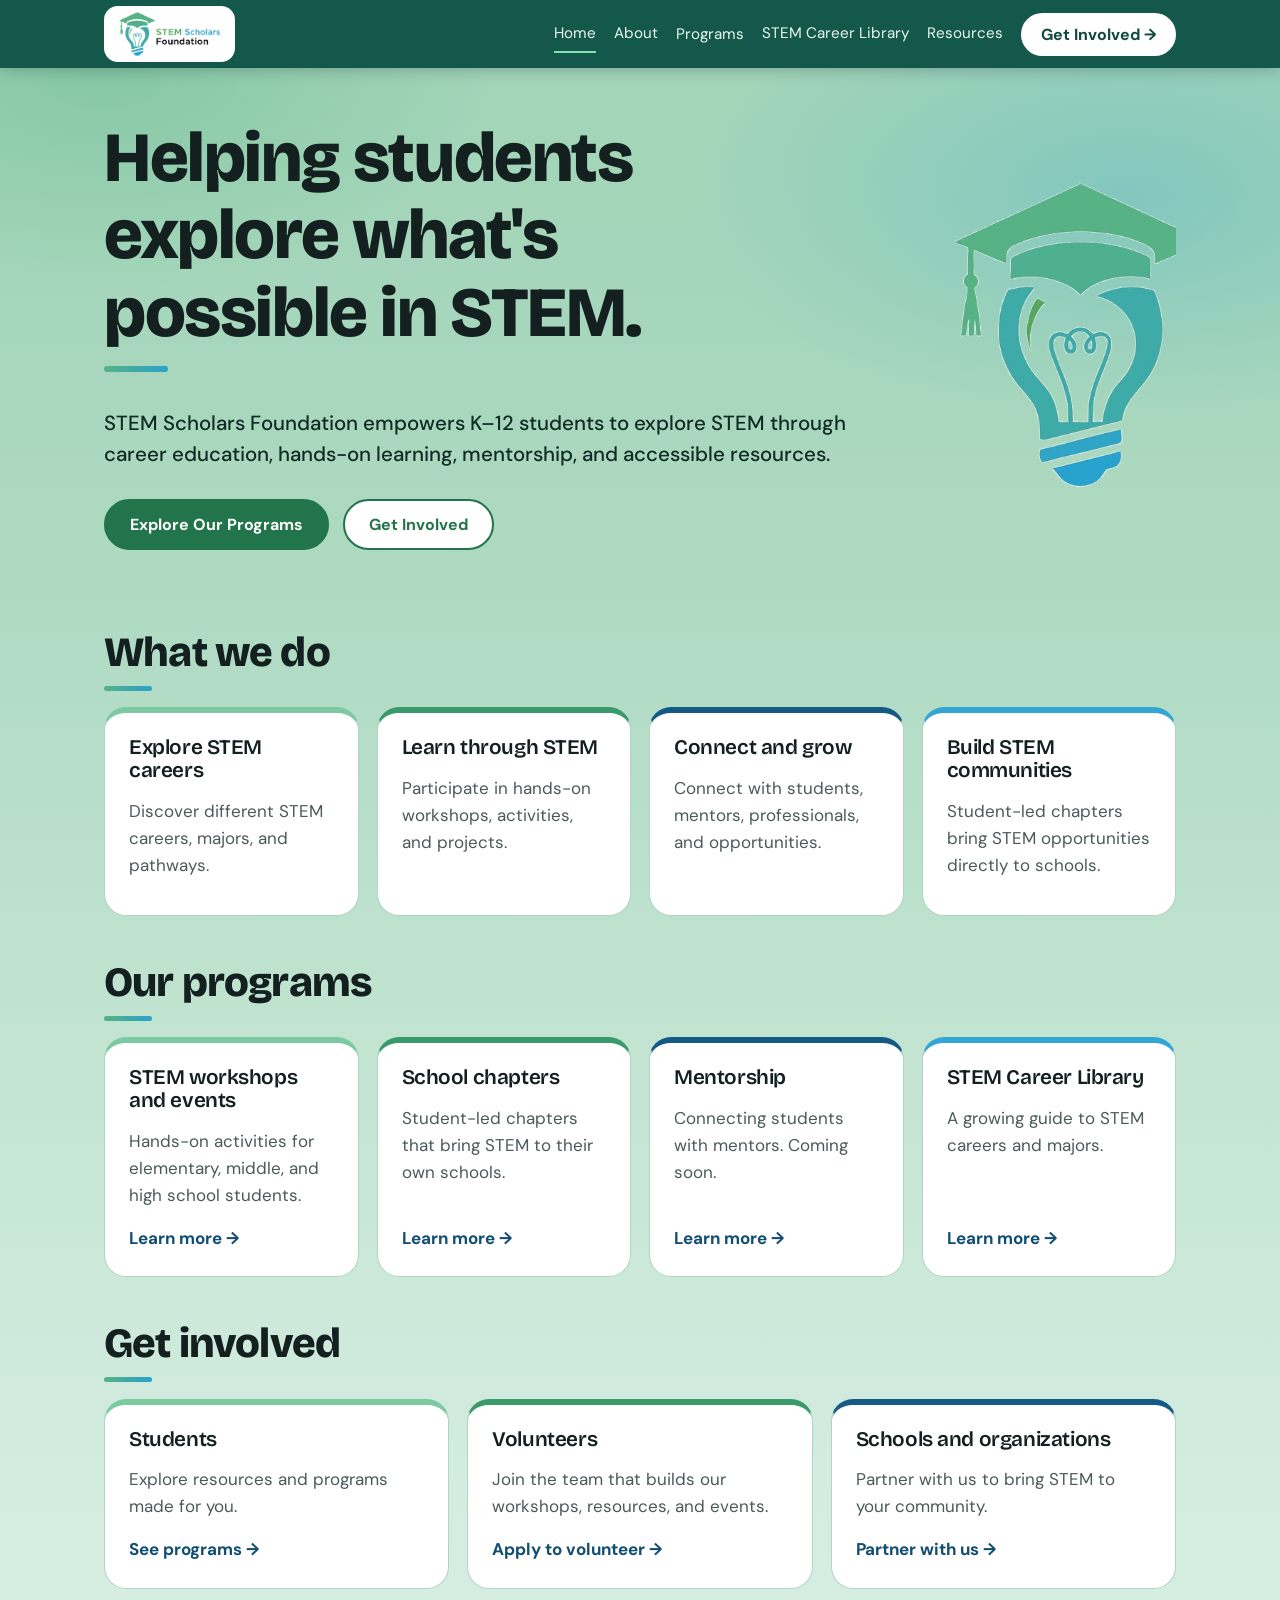
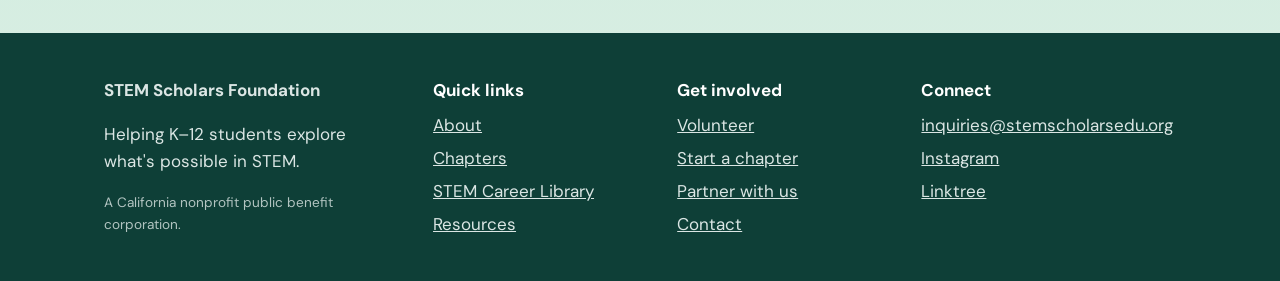
<file: index.html>
<!DOCTYPE html>
<html lang="en">
<head>
<meta charset="utf-8">
<meta name="viewport" content="width=device-width, initial-scale=1">
<title>Home | STEM Scholars Foundation</title>
<meta name="description" content="STEM Scholars Foundation empowers K-12 students to explore STEM through career education, hands-on learning, mentorship, and accessible resources.">
<link rel="icon" href="assets/favicon-32.png" sizes="32x32" type="image/png">
<link rel="apple-touch-icon" href="assets/favicon-192.png">
<link rel="preconnect" href="https://fonts.googleapis.com">
<link rel="preconnect" href="https://fonts.gstatic.com" crossorigin>
<link href="https://fonts.googleapis.com/css2?family=Bricolage+Grotesque:opsz,wght@12..96,600;12..96,800&family=DM+Sans:wght@400;500;700&display=swap" rel="stylesheet">
<link rel="stylesheet" href="style.css">
</head>
<body>
<a class="skip" href="#main">Skip to content</a>
<header class="site-header">
<div class="wrap bar">

<a class="brand" href="index.html"><img src="assets/logo.png" alt="STEM Scholars Foundation" width="112" height="50"></a>
<button class="menu-btn" aria-expanded="false" aria-controls="nav">Menu</button>
<nav id="nav" aria-label="Main"><a href="index.html" aria-current="page">Home</a><a href="about.html">About</a><div class="dd">
<a href="programs.html">Programs</a><div class="sub-menu">
<a href="programs.html">All programs</a><a href="chapters.html">Chapters</a></div>
</div>
<a href="career-library.html">STEM Career Library</a><a href="resources.html">Resources</a><a class="btn nav-cta" href="get-involved.html">Get Involved →</a></nav>
</div>

</header>
<main id="main">
<section class="hero">
<div class="wrap herogrid">
<div>
<h1>Helping students explore what's possible in STEM.</h1>
<p class="lead">STEM Scholars Foundation empowers K–12 students to explore STEM through career education, hands-on learning, mentorship, and accessible resources.</p>
<div class="actions">
<a class="btn" href="programs.html">Explore Our Programs</a><a class="btn ghost" href="get-involved.html">Get Involved</a></div>
</div>
<img class="hero-art" src="assets/logo-icon.png" alt="" width="260" height="362"></div>
</section>

<!-- ========== -->
<section class="section">
<div class="wrap">
<h2>What we do</h2>
<div class="grid g4">
<article class="card c-green">
<h3>Explore STEM careers</h3>
<p>Discover different STEM careers, majors, and pathways.</p>
</article>
<article class="card c-teal">
<h3>Learn through STEM</h3>
<p>Participate in hands-on workshops, activities, and projects.</p>
</article>
<article class="card c-blue">
<h3>Connect and grow</h3>
<p>Connect with students, mentors, professionals, and opportunities.</p>
</article>
<article class="card c-green">
<h3>Build STEM communities</h3>
<p>Student-led chapters bring STEM opportunities directly to schools.</p>
</article>
</div>
</div>
</section>

<!-- ========== -->
<section class="section alt">
<div class="wrap">
<h2>Our programs</h2>
<div class="grid g4">
<article class="card c-green">
<h3>STEM workshops and events</h3>
<p>Hands-on activities for elementary, middle, and high school students.</p>
<a class="more" href="programs.html">Learn more →</a></article>
<article class="card c-teal">
<h3>School chapters</h3>
<p>Student-led chapters that bring STEM to their own schools.</p>
<a class="more" href="chapters.html">Learn more →</a></article>
<article class="card c-blue">
<h3>Mentorship</h3>
<p>Connecting students with mentors. Coming soon.</p>
<a class="more" href="programs.html#mentorship">Learn more →</a></article>
<article class="card c-green">
<h3>STEM Career Library</h3>
<p>A growing guide to STEM careers and majors.</p>
<a class="more" href="career-library.html">Learn more →</a></article>
</div>
</div>
</section>

<!-- ========== -->
<section class="section">
<div class="wrap">
<h2>Get involved</h2>
<div class="grid g3">
<article class="card c-green">
<h3>Students</h3>
<p>Explore resources and programs made for you.</p>
<a class="more" href="programs.html">See programs →</a></article>
<article class="card c-teal">
<h3>Volunteers</h3>
<p>Join the team that builds our workshops, resources, and events.</p>
<a class="more" target="_blank" rel="noopener" href="https://docs.google.com/forms/d/e/1FAIpQLSeg_BW4Vi8Pg0bbMzozj_wWNSynP_j6gxq13JXTU4jaN562kQ/viewform?usp=header">Apply to volunteer →</a></article>
<article class="card c-blue">
<h3>Schools and organizations</h3>
<p>Partner with us to bring STEM to your community.</p>
<a class="more" href="get-involved.html#partner">Partner with us →</a></article>
</div>
</div>
</section>

<!-- ========== -->

</main>
<footer class="site-footer">
<div class="wrap foot">

<div>
<strong>STEM Scholars Foundation</strong><p>Helping K–12 students explore what's possible in STEM.</p>
<p class="fine">A California nonprofit public benefit corporation.</p>
</div>

<div>
<h4>Quick links</h4><a href="about.html">About</a><a href="chapters.html">Chapters</a><a href="career-library.html">STEM Career Library</a><a href="resources.html">Resources</a></div>

<div>
<h4>Get involved</h4><a target="_blank" rel="noopener" href="https://docs.google.com/forms/d/e/1FAIpQLSeg_BW4Vi8Pg0bbMzozj_wWNSynP_j6gxq13JXTU4jaN562kQ/viewform?usp=header">Volunteer</a><a href="chapters.html#start">Start a chapter</a><a href="get-involved.html#partner">Partner with us</a><a href="contact.html">Contact</a></div>

<div>
<h4>Connect</h4><a href="mailto:inquiries@stemscholarsedu.org">inquiries@stemscholarsedu.org</a><a href="https://www.instagram.com/stem.scholars/" target="_blank" rel="noopener">Instagram</a><a href="https://linktr.ee/stem.scholars" target="_blank" rel="noopener">Linktree</a></div>

</div>

</footer>
<script src="script.js"></script>
</body>
</html>
</file>
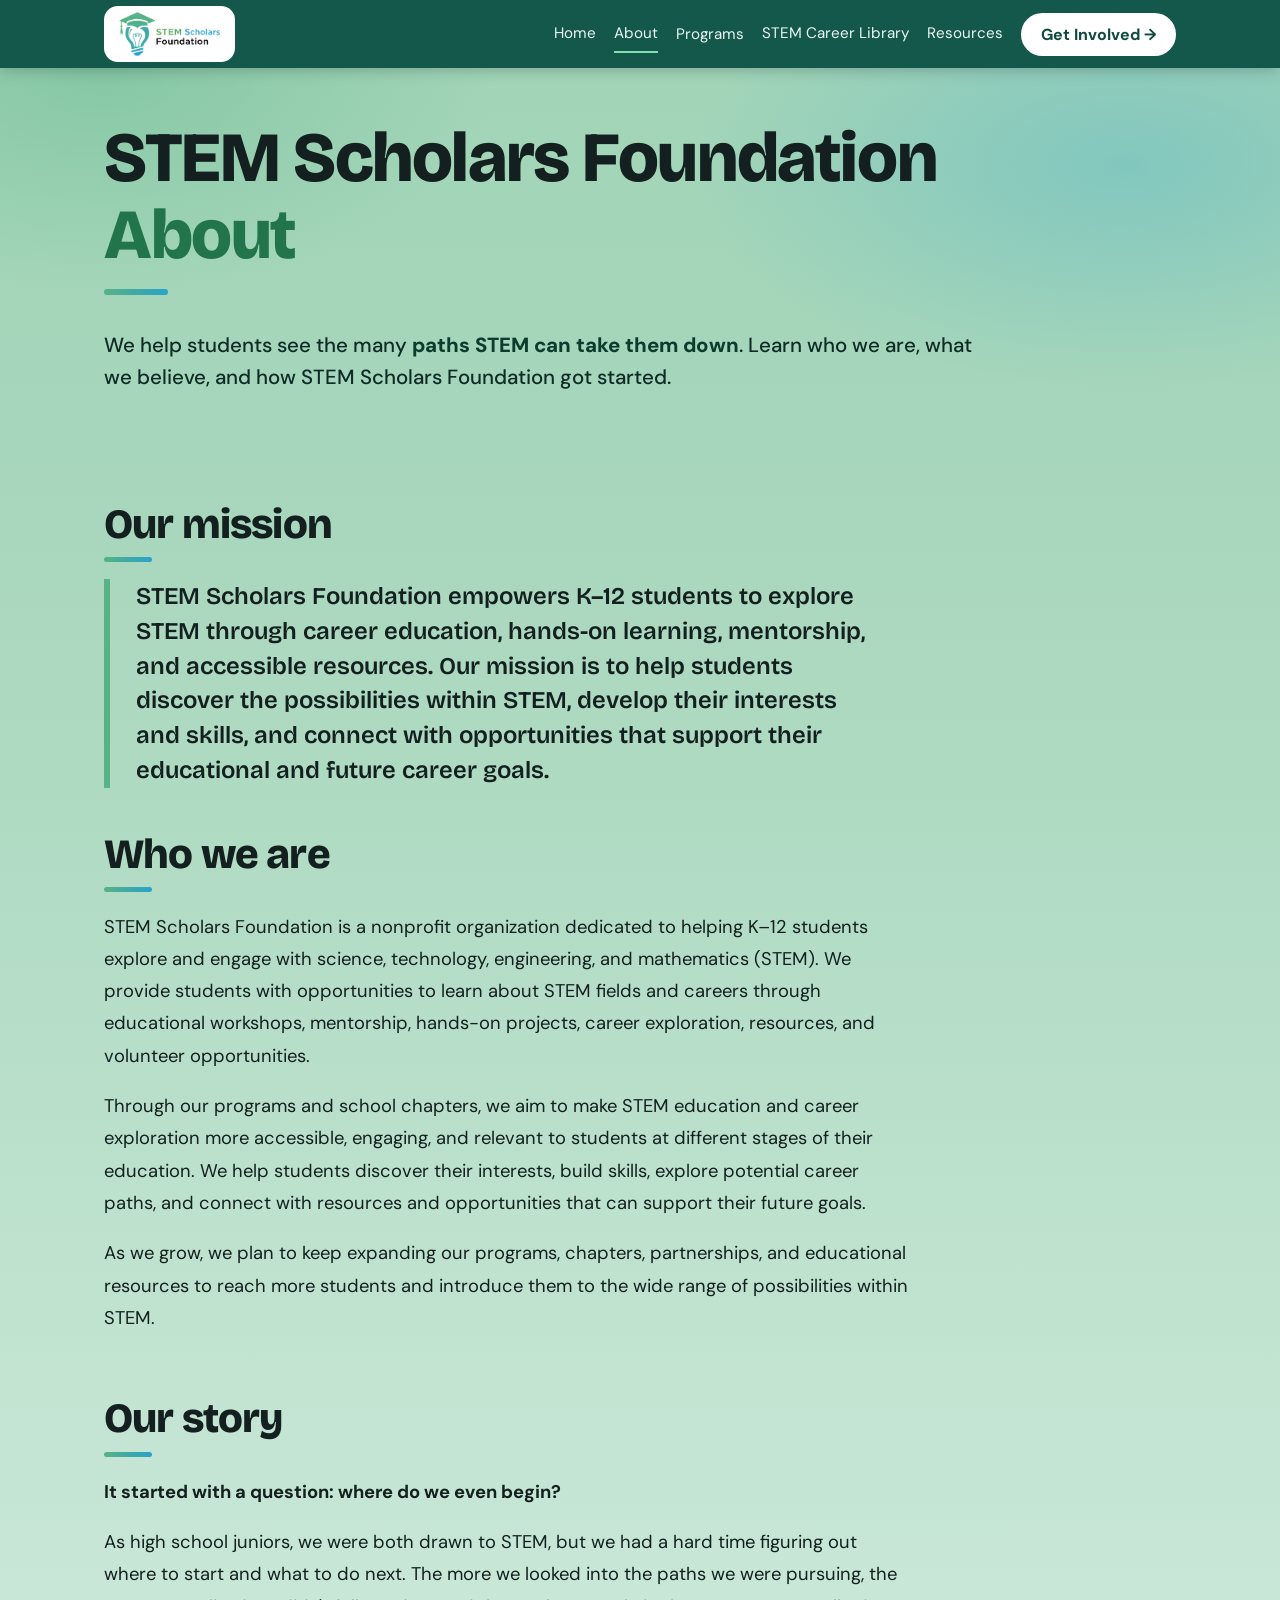
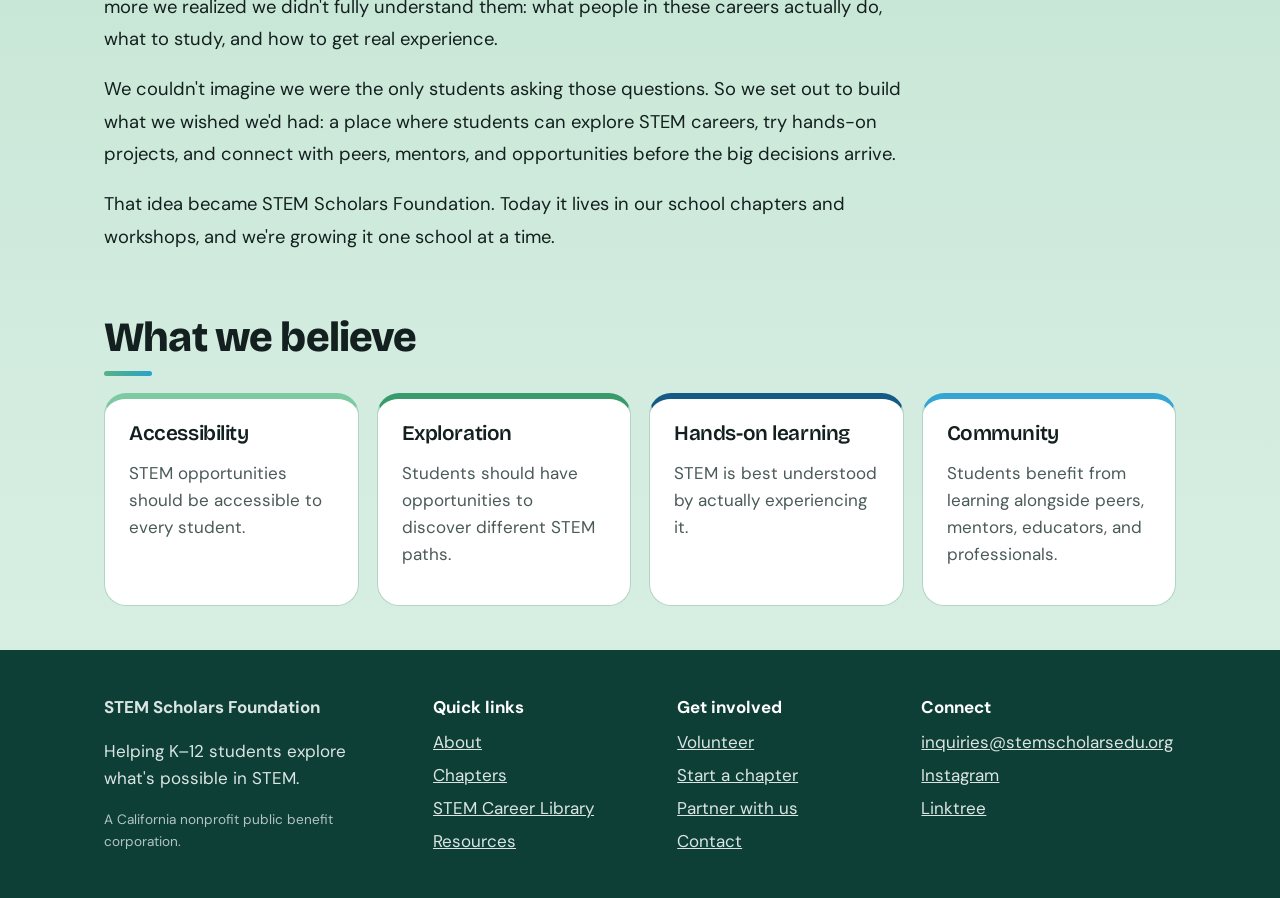
<file: about.html>
<!DOCTYPE html>
<html lang="en">
<head>
<meta charset="utf-8">
<meta name="viewport" content="width=device-width, initial-scale=1">
<title>About | STEM Scholars Foundation</title>
<meta name="description" content="STEM Scholars Foundation empowers K-12 students to explore STEM through career education, hands-on learning, mentorship, and accessible resources.">
<link rel="icon" href="assets/favicon-32.png" sizes="32x32" type="image/png">
<link rel="apple-touch-icon" href="assets/favicon-192.png">
<link rel="preconnect" href="https://fonts.googleapis.com">
<link rel="preconnect" href="https://fonts.gstatic.com" crossorigin>
<link href="https://fonts.googleapis.com/css2?family=Bricolage+Grotesque:opsz,wght@12..96,600;12..96,800&family=DM+Sans:wght@400;500;700&display=swap" rel="stylesheet">
<link rel="stylesheet" href="style.css">
</head>
<body>
<a class="skip" href="#main">Skip to content</a>
<header class="site-header">
<div class="wrap bar">

<a class="brand" href="index.html"><img src="assets/logo.png" alt="STEM Scholars Foundation" width="112" height="50"></a>
<button class="menu-btn" aria-expanded="false" aria-controls="nav">Menu</button>
<nav id="nav" aria-label="Main"><a href="index.html">Home</a><a href="about.html" aria-current="page">About</a><div class="dd">
<a href="programs.html">Programs</a><div class="sub-menu">
<a href="programs.html">All programs</a><a href="chapters.html">Chapters</a></div>
</div>
<a href="career-library.html">STEM Career Library</a><a href="resources.html">Resources</a><a class="btn nav-cta" href="get-involved.html">Get Involved →</a></nav>
</div>

</header>
<main id="main">
<section class="hero">
<div class="wrap herogrid">
<div>
<h1>STEM Scholars Foundation<span class="line2">About</span></h1>
<p class="lead">We help students see the many <strong>paths STEM can take them down</strong>. Learn who we are, what we believe, and how STEM Scholars Foundation got started.</p>
<div class="actions">
</div>
</div>
</div>
</section>

<!-- ========== -->
<section class="section">
<div class="wrap">
<h2>Our mission</h2>
<p class='quote'>STEM Scholars Foundation empowers K–12 students to explore STEM through career education, hands-on learning, mentorship, and accessible resources. Our mission is to help students discover the possibilities within STEM, develop their interests and skills, and connect with opportunities that support their educational and future career goals.</p>
</div>
</section>

<!-- ========== -->
<section class="section alt">
<div class="wrap">
<h2>Who we are</h2>
<div class='prose lg'>

<p>STEM Scholars Foundation is a nonprofit organization dedicated to helping K–12 students explore and engage with science, technology, engineering, and mathematics (STEM). We provide students with opportunities to learn about STEM fields and careers through educational workshops, mentorship, hands-on projects, career exploration, resources, and volunteer opportunities.</p>

<p>Through our programs and school chapters, we aim to make STEM education and career exploration more accessible, engaging, and relevant to students at different stages of their education. We help students discover their interests, build skills, explore potential career paths, and connect with resources and opportunities that can support their future goals.</p>

<p>As we grow, we plan to keep expanding our programs, chapters, partnerships, and educational resources to reach more students and introduce them to the wide range of possibilities within STEM.</p>
</div>
</div>
</section>

<!-- ========== -->
<section class="section">
<div class="wrap">
<h2>Our story</h2>
<div class='prose lg'>

<p><strong>It started with a question: where do we even begin?</strong></p>

<p>As high school juniors, we were both drawn to STEM, but we had a hard time figuring out where to start and what to do next. The more we looked into the paths we were pursuing, the more we realized we didn't fully understand them: what people in these careers actually do, what to study, and how to get real experience.</p>

<p>We couldn't imagine we were the only students asking those questions. So we set out to build what we wished we'd had: a place where students can explore STEM careers, try hands-on projects, and connect with peers, mentors, and opportunities before the big decisions arrive.</p>

<p>That idea became STEM Scholars Foundation. Today it lives in our school chapters and workshops, and we're growing it one school at a time.</p>
</div>
</div>
</section>

<!-- ========== -->
<section class="section alt">
<div class="wrap">
<h2>What we believe</h2>
<div class="grid g4">
<article class="card c-green">
<h3>Accessibility</h3>
<p>STEM opportunities should be accessible to every student.</p>
</article>
<article class="card c-teal">
<h3>Exploration</h3>
<p>Students should have opportunities to discover different STEM paths.</p>
</article>
<article class="card c-blue">
<h3>Hands-on learning</h3>
<p>STEM is best understood by actually experiencing it.</p>
</article>
<article class="card c-green">
<h3>Community</h3>
<p>Students benefit from learning alongside peers, mentors, educators, and professionals.</p>
</article>
</div>
</div>
</section>

<!-- ========== -->

</main>
<footer class="site-footer">
<div class="wrap foot">

<div>
<strong>STEM Scholars Foundation</strong><p>Helping K–12 students explore what's possible in STEM.</p>
<p class="fine">A California nonprofit public benefit corporation.</p>
</div>

<div>
<h4>Quick links</h4><a href="about.html">About</a><a href="chapters.html">Chapters</a><a href="career-library.html">STEM Career Library</a><a href="resources.html">Resources</a></div>

<div>
<h4>Get involved</h4><a target="_blank" rel="noopener" href="https://docs.google.com/forms/d/e/1FAIpQLSeg_BW4Vi8Pg0bbMzozj_wWNSynP_j6gxq13JXTU4jaN562kQ/viewform?usp=header">Volunteer</a><a href="chapters.html#start">Start a chapter</a><a href="get-involved.html#partner">Partner with us</a><a href="contact.html">Contact</a></div>

<div>
<h4>Connect</h4><a href="mailto:inquiries@stemscholarsedu.org">inquiries@stemscholarsedu.org</a><a href="https://www.instagram.com/stem.scholars/" target="_blank" rel="noopener">Instagram</a><a href="https://linktr.ee/stem.scholars" target="_blank" rel="noopener">Linktree</a></div>

</div>

</footer>
<script src="script.js"></script>
</body>
</html>
</file>
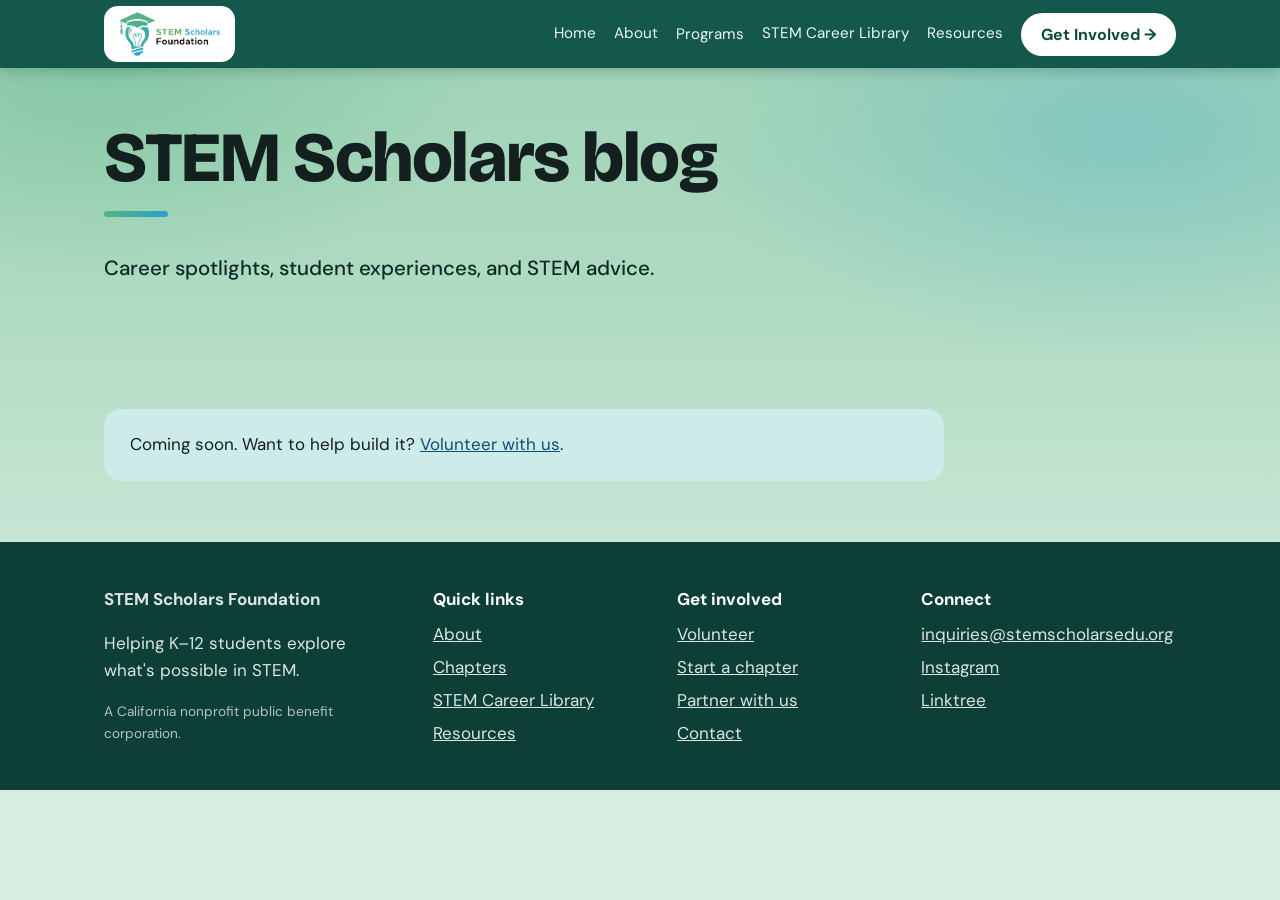
<file: blog.html>
<!DOCTYPE html>
<html lang="en">
<head>
<meta charset="utf-8">
<meta name="viewport" content="width=device-width, initial-scale=1">
<title>Blog | STEM Scholars Foundation</title>
<meta name="description" content="STEM Scholars Foundation empowers K-12 students to explore STEM through career education, hands-on learning, mentorship, and accessible resources.">
<link rel="icon" href="assets/favicon-32.png" sizes="32x32" type="image/png">
<link rel="apple-touch-icon" href="assets/favicon-192.png">
<link rel="preconnect" href="https://fonts.googleapis.com">
<link rel="preconnect" href="https://fonts.gstatic.com" crossorigin>
<link href="https://fonts.googleapis.com/css2?family=Bricolage+Grotesque:opsz,wght@12..96,600;12..96,800&family=DM+Sans:wght@400;500;700&display=swap" rel="stylesheet">
<link rel="stylesheet" href="style.css">
</head>
<body>
<a class="skip" href="#main">Skip to content</a>
<header class="site-header">
<div class="wrap bar">

<a class="brand" href="index.html"><img src="assets/logo.png" alt="STEM Scholars Foundation" width="112" height="50"></a>
<button class="menu-btn" aria-expanded="false" aria-controls="nav">Menu</button>
<nav id="nav" aria-label="Main"><a href="index.html">Home</a><a href="about.html">About</a><div class="dd">
<a href="programs.html">Programs</a><div class="sub-menu">
<a href="programs.html">All programs</a><a href="chapters.html">Chapters</a></div>
</div>
<a href="career-library.html">STEM Career Library</a><a href="resources.html">Resources</a><a class="btn nav-cta" href="get-involved.html">Get Involved →</a></nav>
</div>

</header>
<main id="main">
<section class="hero">
<div class="wrap herogrid">
<div>
<h1>STEM Scholars blog</h1>
<p class="lead">Career spotlights, student experiences, and STEM advice.</p>
<div class="actions">
</div>
</div>
</div>
</section>

<!-- ========== -->
<section class="section">
<div class="wrap">
<p class="soon">Coming soon. Want to help build it? <a target="_blank" rel="noopener" href="https://docs.google.com/forms/d/e/1FAIpQLSeg_BW4Vi8Pg0bbMzozj_wWNSynP_j6gxq13JXTU4jaN562kQ/viewform?usp=header">Volunteer with us</a>.</p>
</div>
</section>

<!-- ========== -->

</main>
<footer class="site-footer">
<div class="wrap foot">

<div>
<strong>STEM Scholars Foundation</strong><p>Helping K–12 students explore what's possible in STEM.</p>
<p class="fine">A California nonprofit public benefit corporation.</p>
</div>

<div>
<h4>Quick links</h4><a href="about.html">About</a><a href="chapters.html">Chapters</a><a href="career-library.html">STEM Career Library</a><a href="resources.html">Resources</a></div>

<div>
<h4>Get involved</h4><a target="_blank" rel="noopener" href="https://docs.google.com/forms/d/e/1FAIpQLSeg_BW4Vi8Pg0bbMzozj_wWNSynP_j6gxq13JXTU4jaN562kQ/viewform?usp=header">Volunteer</a><a href="chapters.html#start">Start a chapter</a><a href="get-involved.html#partner">Partner with us</a><a href="contact.html">Contact</a></div>

<div>
<h4>Connect</h4><a href="mailto:inquiries@stemscholarsedu.org">inquiries@stemscholarsedu.org</a><a href="https://www.instagram.com/stem.scholars/" target="_blank" rel="noopener">Instagram</a><a href="https://linktr.ee/stem.scholars" target="_blank" rel="noopener">Linktree</a></div>

</div>

</footer>
<script src="script.js"></script>
</body>
</html>
</file>
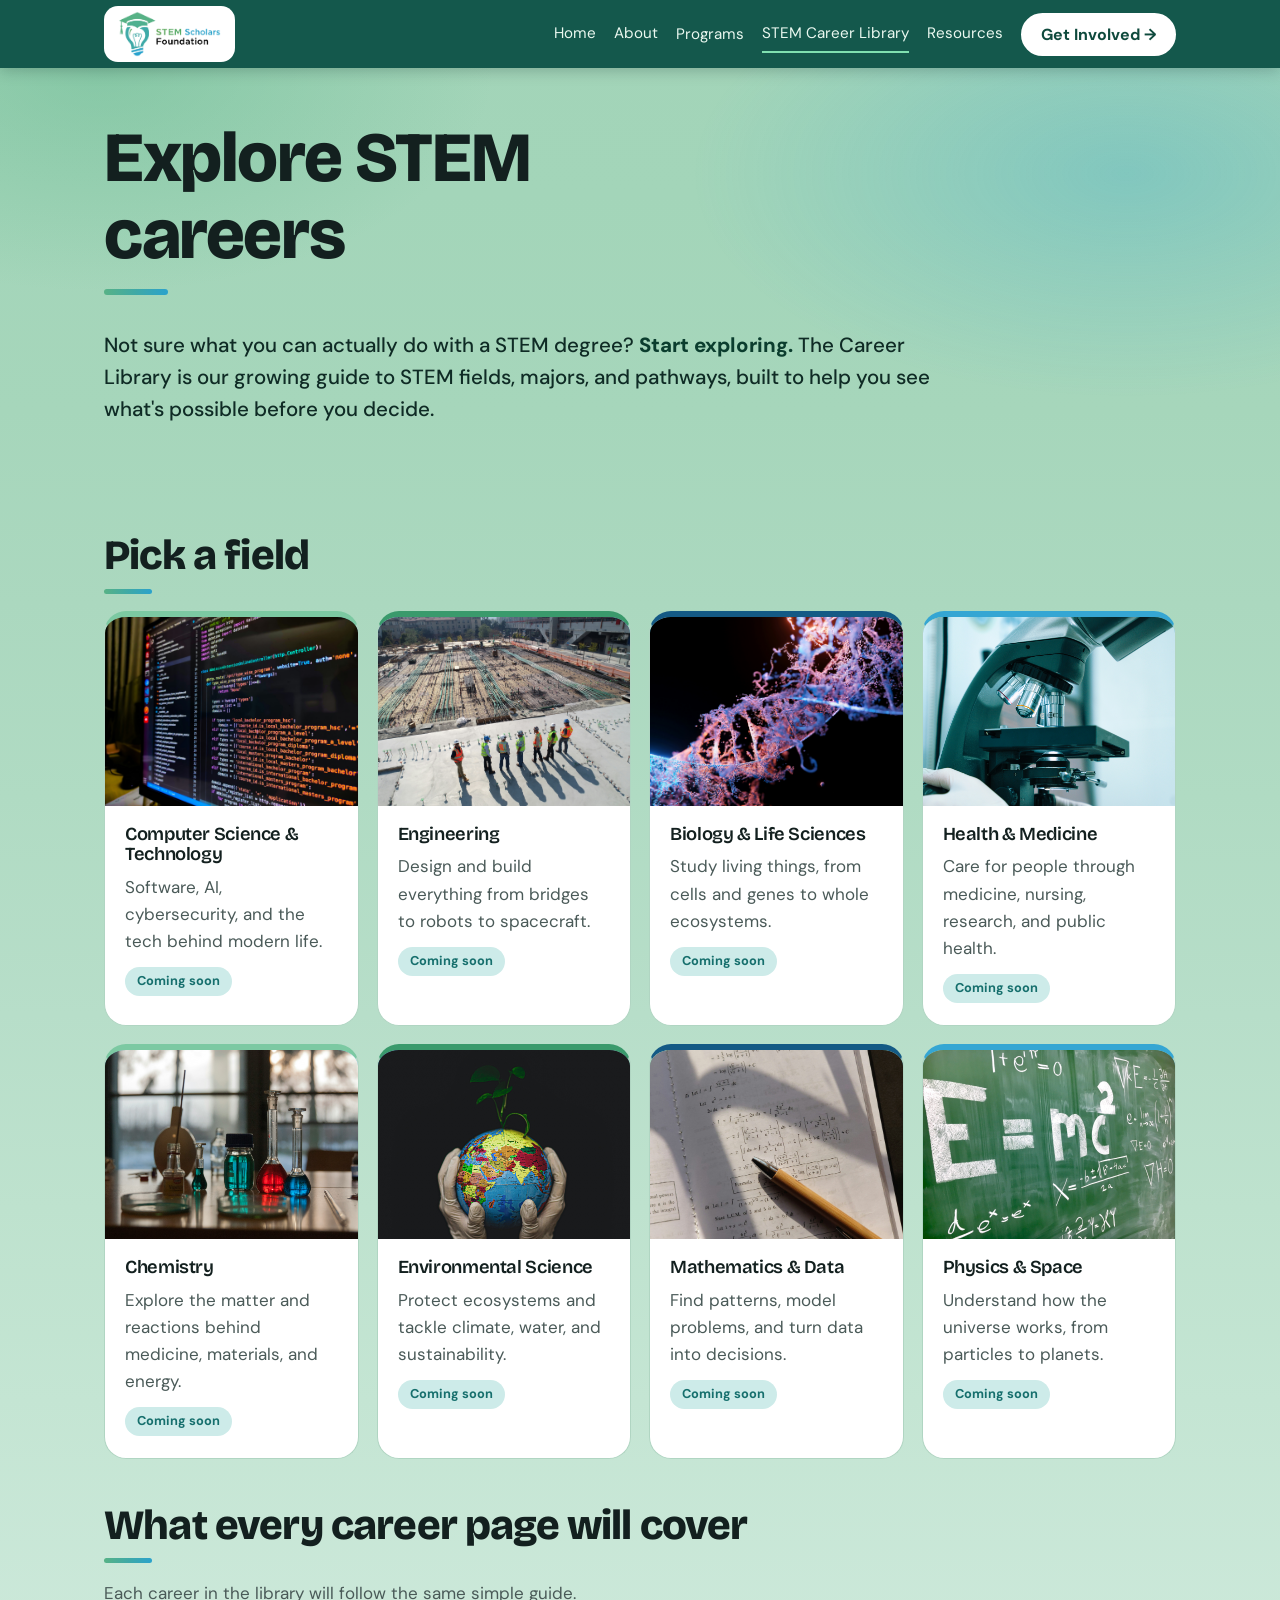
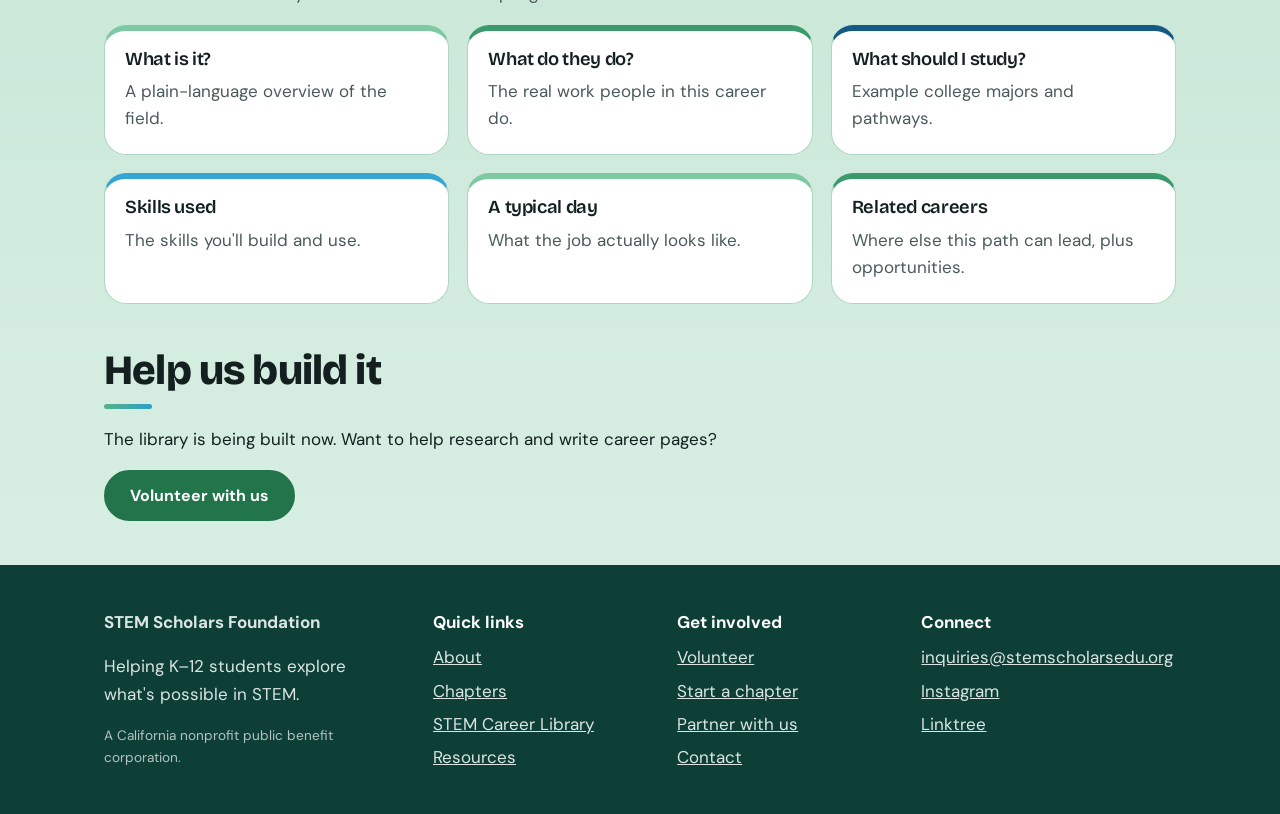
<file: career-library.html>
<!DOCTYPE html>
<html lang="en">
<head>
<meta charset="utf-8">
<meta name="viewport" content="width=device-width, initial-scale=1">
<title>STEM Career Library | STEM Scholars Foundation</title>
<meta name="description" content="STEM Scholars Foundation empowers K-12 students to explore STEM through career education, hands-on learning, mentorship, and accessible resources.">
<link rel="icon" href="assets/favicon-32.png" sizes="32x32" type="image/png">
<link rel="apple-touch-icon" href="assets/favicon-192.png">
<link rel="preconnect" href="https://fonts.googleapis.com">
<link rel="preconnect" href="https://fonts.gstatic.com" crossorigin>
<link href="https://fonts.googleapis.com/css2?family=Bricolage+Grotesque:opsz,wght@12..96,600;12..96,800&family=DM+Sans:wght@400;500;700&display=swap" rel="stylesheet">
<link rel="stylesheet" href="style.css">
</head>
<body>
<a class="skip" href="#main">Skip to content</a>
<header class="site-header">
<div class="wrap bar">

<a class="brand" href="index.html"><img src="assets/logo.png" alt="STEM Scholars Foundation" width="112" height="50"></a>
<button class="menu-btn" aria-expanded="false" aria-controls="nav">Menu</button>
<nav id="nav" aria-label="Main"><a href="index.html">Home</a><a href="about.html">About</a><div class="dd">
<a href="programs.html">Programs</a><div class="sub-menu">
<a href="programs.html">All programs</a><a href="chapters.html">Chapters</a></div>
</div>
<a href="career-library.html" aria-current="page">STEM Career Library</a><a href="resources.html">Resources</a><a class="btn nav-cta" href="get-involved.html">Get Involved →</a></nav>
</div>

</header>
<main id="main">
<section class="hero">
<div class="wrap herogrid">
<div>
<h1>Explore STEM careers</h1>
<p class="lead">Not sure what you can actually do with a STEM degree? <strong>Start exploring.</strong> The Career Library is our growing guide to STEM fields, majors, and pathways, built to help you see what's possible before you decide.</p>
<div class="actions">
</div>
</div>
</div>
</section>

<!-- ========== -->
<section class="section">
<div class="wrap">
<h2>Pick a field</h2>
<div class="grid g4">
<article class="tile">
<div class="photo sm g0">
<img src="assets/careers/cs.jpg" alt="Computer Science &amp; Technology" loading="lazy" onerror="this.remove()"></div>
<div class="body">
<h3>Computer Science &amp; Technology</h3>
<p>Software, AI, cybersecurity, and the tech behind modern life.</p>
<span class="badge">Coming soon</span></div>
</article>
<article class="tile">
<div class="photo sm g1">
<img src="assets/careers/engineering.jpg" alt="Engineering" loading="lazy" onerror="this.remove()"></div>
<div class="body">
<h3>Engineering</h3>
<p>Design and build everything from bridges to robots to spacecraft.</p>
<span class="badge">Coming soon</span></div>
</article>
<article class="tile">
<div class="photo sm g2">
<img src="assets/careers/biology.jpg" alt="Biology &amp; Life Sciences" loading="lazy" onerror="this.remove()"></div>
<div class="body">
<h3>Biology &amp; Life Sciences</h3>
<p>Study living things, from cells and genes to whole ecosystems.</p>
<span class="badge">Coming soon</span></div>
</article>
<article class="tile">
<div class="photo sm g0">
<img src="assets/careers/health.jpg" alt="Health &amp; Medicine" loading="lazy" onerror="this.remove()"></div>
<div class="body">
<h3>Health &amp; Medicine</h3>
<p>Care for people through medicine, nursing, research, and public health.</p>
<span class="badge">Coming soon</span></div>
</article>
<article class="tile">
<div class="photo sm g1">
<img src="assets/careers/chemistry.jpg" alt="Chemistry" loading="lazy" onerror="this.remove()"></div>
<div class="body">
<h3>Chemistry</h3>
<p>Explore the matter and reactions behind medicine, materials, and energy.</p>
<span class="badge">Coming soon</span></div>
</article>
<article class="tile">
<div class="photo sm g2">
<img src="assets/careers/environment.jpg" alt="Environmental Science" loading="lazy" onerror="this.remove()"></div>
<div class="body">
<h3>Environmental Science</h3>
<p>Protect ecosystems and tackle climate, water, and sustainability.</p>
<span class="badge">Coming soon</span></div>
</article>
<article class="tile">
<div class="photo sm g0">
<img src="assets/careers/math.jpg" alt="Mathematics &amp; Data" loading="lazy" onerror="this.remove()"></div>
<div class="body">
<h3>Mathematics &amp; Data</h3>
<p>Find patterns, model problems, and turn data into decisions.</p>
<span class="badge">Coming soon</span></div>
</article>
<article class="tile">
<div class="photo sm g1">
<img src="assets/careers/physics.jpg" alt="Physics &amp; Space" loading="lazy" onerror="this.remove()"></div>
<div class="body">
<h3>Physics &amp; Space</h3>
<p>Understand how the universe works, from particles to planets.</p>
<span class="badge">Coming soon</span></div>
</article>
</div>
</div>
</section>

<!-- ========== -->
<section class="section alt">
<div class="wrap">
<h2>What every career page will cover</h2>
<p class="sub">Each career in the library will follow the same simple guide.</p>
<div class="grid g3">
<article class="tile">
<div class="body">
<h3>What is it?</h3>
<p>A plain-language overview of the field.</p>
</div>
</article>
<article class="tile">
<div class="body">
<h3>What do they do?</h3>
<p>The real work people in this career do.</p>
</div>
</article>
<article class="tile">
<div class="body">
<h3>What should I study?</h3>
<p>Example college majors and pathways.</p>
</div>
</article>
<article class="tile">
<div class="body">
<h3>Skills used</h3>
<p>The skills you'll build and use.</p>
</div>
</article>
<article class="tile">
<div class="body">
<h3>A typical day</h3>
<p>What the job actually looks like.</p>
</div>
</article>
<article class="tile">
<div class="body">
<h3>Related careers</h3>
<p>Where else this path can lead, plus opportunities.</p>
</div>
</article>
</div>
</div>
</section>

<!-- ========== -->
<section class="section">
<div class="wrap">
<h2>Help us build it</h2>
<p class="prose">The library is being built now. Want to help research and write career pages?</p>
<a class="btn" target="_blank" rel="noopener" href="https://docs.google.com/forms/d/e/1FAIpQLSeg_BW4Vi8Pg0bbMzozj_wWNSynP_j6gxq13JXTU4jaN562kQ/viewform?usp=header">Volunteer with us</a></div>
</section>

<!-- ========== -->

</main>
<footer class="site-footer">
<div class="wrap foot">

<div>
<strong>STEM Scholars Foundation</strong><p>Helping K–12 students explore what's possible in STEM.</p>
<p class="fine">A California nonprofit public benefit corporation.</p>
</div>

<div>
<h4>Quick links</h4><a href="about.html">About</a><a href="chapters.html">Chapters</a><a href="career-library.html">STEM Career Library</a><a href="resources.html">Resources</a></div>

<div>
<h4>Get involved</h4><a target="_blank" rel="noopener" href="https://docs.google.com/forms/d/e/1FAIpQLSeg_BW4Vi8Pg0bbMzozj_wWNSynP_j6gxq13JXTU4jaN562kQ/viewform?usp=header">Volunteer</a><a href="chapters.html#start">Start a chapter</a><a href="get-involved.html#partner">Partner with us</a><a href="contact.html">Contact</a></div>

<div>
<h4>Connect</h4><a href="mailto:inquiries@stemscholarsedu.org">inquiries@stemscholarsedu.org</a><a href="https://www.instagram.com/stem.scholars/" target="_blank" rel="noopener">Instagram</a><a href="https://linktr.ee/stem.scholars" target="_blank" rel="noopener">Linktree</a></div>

</div>

</footer>
<script src="script.js"></script>
</body>
</html>
</file>
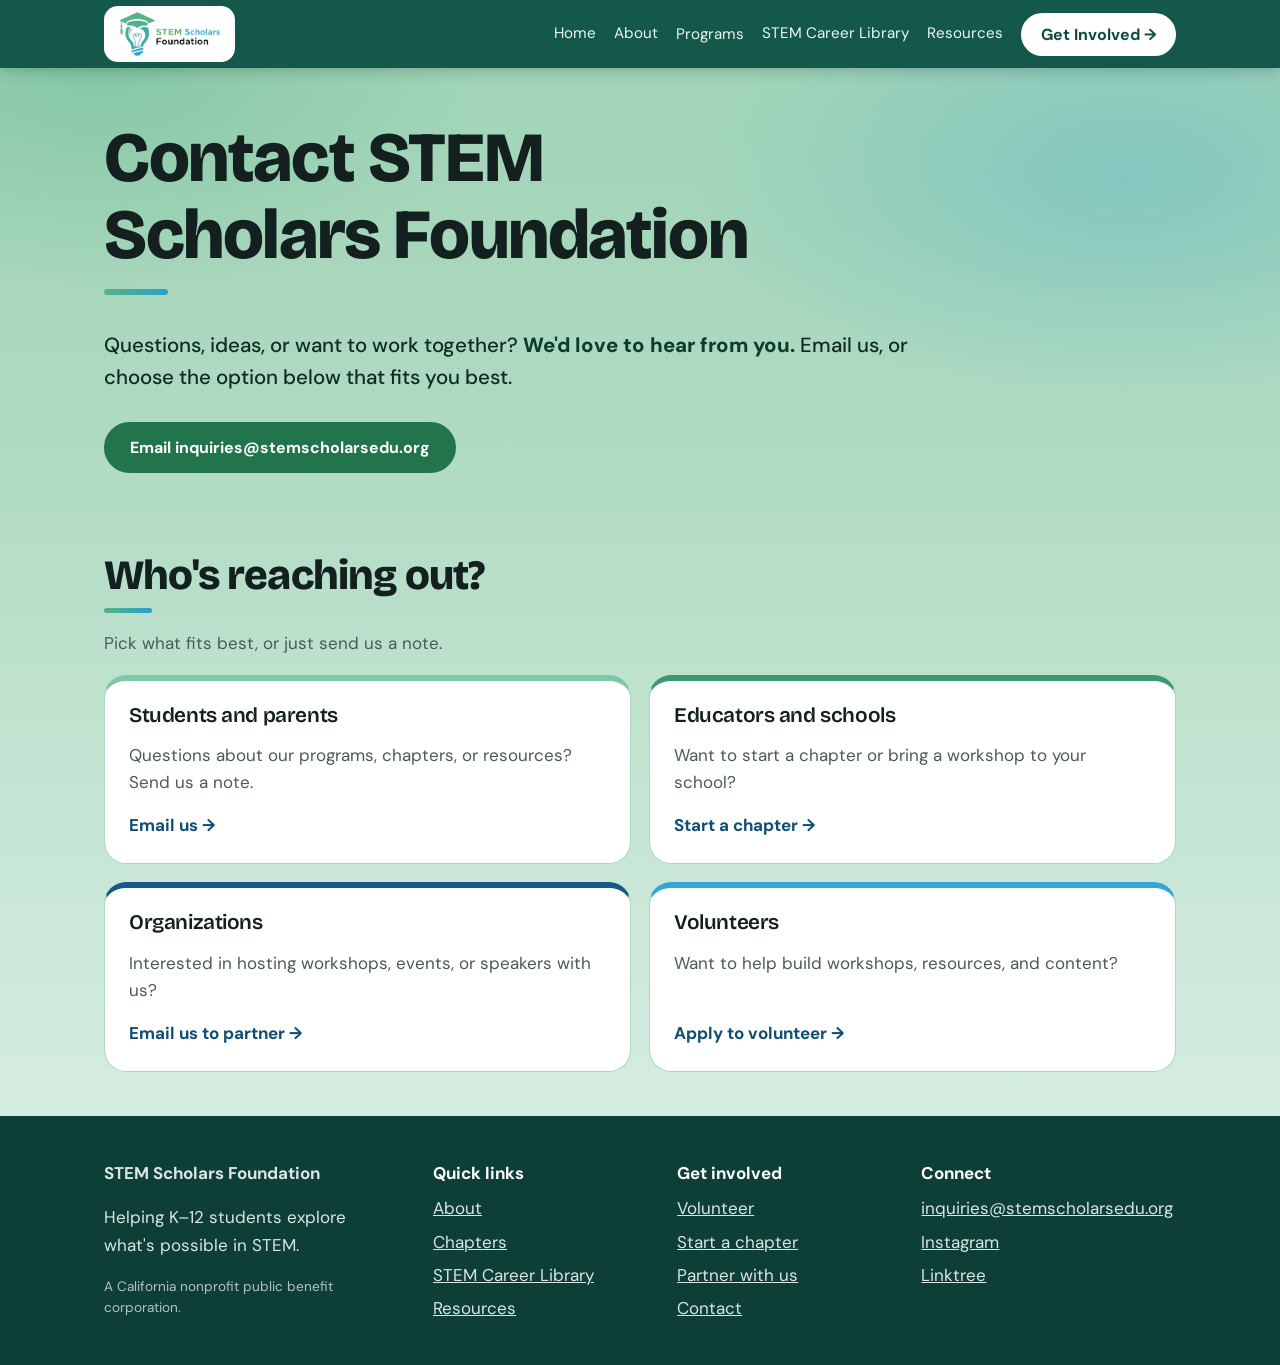
<file: contact.html>
<!DOCTYPE html>
<html lang="en">
<head>
<meta charset="utf-8">
<meta name="viewport" content="width=device-width, initial-scale=1">
<title>Contact | STEM Scholars Foundation</title>
<meta name="description" content="STEM Scholars Foundation empowers K-12 students to explore STEM through career education, hands-on learning, mentorship, and accessible resources.">
<link rel="icon" href="assets/favicon-32.png" sizes="32x32" type="image/png">
<link rel="apple-touch-icon" href="assets/favicon-192.png">
<link rel="preconnect" href="https://fonts.googleapis.com">
<link rel="preconnect" href="https://fonts.gstatic.com" crossorigin>
<link href="https://fonts.googleapis.com/css2?family=Bricolage+Grotesque:opsz,wght@12..96,600;12..96,800&family=DM+Sans:wght@400;500;700&display=swap" rel="stylesheet">
<link rel="stylesheet" href="style.css">
</head>
<body>
<a class="skip" href="#main">Skip to content</a>
<header class="site-header">
<div class="wrap bar">

<a class="brand" href="index.html"><img src="assets/logo.png" alt="STEM Scholars Foundation" width="112" height="50"></a>
<button class="menu-btn" aria-expanded="false" aria-controls="nav">Menu</button>
<nav id="nav" aria-label="Main"><a href="index.html">Home</a><a href="about.html">About</a><div class="dd">
<a href="programs.html">Programs</a><div class="sub-menu">
<a href="programs.html">All programs</a><a href="chapters.html">Chapters</a></div>
</div>
<a href="career-library.html">STEM Career Library</a><a href="resources.html">Resources</a><a class="btn nav-cta" href="get-involved.html">Get Involved →</a></nav>
</div>

</header>
<main id="main">
<section class="hero">
<div class="wrap herogrid">
<div>
<h1>Contact STEM Scholars Foundation</h1>
<p class="lead">Questions, ideas, or want to work together? <strong>We'd love to hear from you.</strong> Email us, or choose the option below that fits you best.</p>
<div class="actions">
<a class="btn" href="mailto:inquiries@stemscholarsedu.org">Email inquiries@stemscholarsedu.org</a></div>
</div>
</div>
</section>

<!-- ========== -->
<section class="section">
<div class="wrap">
<h2>Who's reaching out?</h2>
<p class="sub">Pick what fits best, or just send us a note.</p>
<div class="grid g2">
<article class="card c-green">
<h3>Students and parents</h3>
<p>Questions about our programs, chapters, or resources? Send us a note.</p>
<a class="more" href="mailto:inquiries@stemscholarsedu.org?subject=Question%20about%20STEM%20Scholars">Email us →</a></article>
<article class="card c-teal">
<h3>Educators and schools</h3>
<p>Want to start a chapter or bring a workshop to your school?</p>
<a class="more" href="chapters.html#start">Start a chapter →</a></article>
<article class="card c-blue">
<h3>Organizations</h3>
<p>Interested in hosting workshops, events, or speakers with us?</p>
<a class="more" href="mailto:inquiries@stemscholarsedu.org?subject=Partnership%20inquiry">Email us to partner →</a></article>
<article class="card c-green">
<h3>Volunteers</h3>
<p>Want to help build workshops, resources, and content?</p>
<a class="more" target="_blank" rel="noopener" href="https://docs.google.com/forms/d/e/1FAIpQLSeg_BW4Vi8Pg0bbMzozj_wWNSynP_j6gxq13JXTU4jaN562kQ/viewform?usp=header">Apply to volunteer →</a></article>
</div>
</div>
</section>

<!-- ========== -->

</main>
<footer class="site-footer">
<div class="wrap foot">

<div>
<strong>STEM Scholars Foundation</strong><p>Helping K–12 students explore what's possible in STEM.</p>
<p class="fine">A California nonprofit public benefit corporation.</p>
</div>

<div>
<h4>Quick links</h4><a href="about.html">About</a><a href="chapters.html">Chapters</a><a href="career-library.html">STEM Career Library</a><a href="resources.html">Resources</a></div>

<div>
<h4>Get involved</h4><a target="_blank" rel="noopener" href="https://docs.google.com/forms/d/e/1FAIpQLSeg_BW4Vi8Pg0bbMzozj_wWNSynP_j6gxq13JXTU4jaN562kQ/viewform?usp=header">Volunteer</a><a href="chapters.html#start">Start a chapter</a><a href="get-involved.html#partner">Partner with us</a><a href="contact.html">Contact</a></div>

<div>
<h4>Connect</h4><a href="mailto:inquiries@stemscholarsedu.org">inquiries@stemscholarsedu.org</a><a href="https://www.instagram.com/stem.scholars/" target="_blank" rel="noopener">Instagram</a><a href="https://linktr.ee/stem.scholars" target="_blank" rel="noopener">Linktree</a></div>

</div>

</footer>
<script src="script.js"></script>
</body>
</html>
</file>
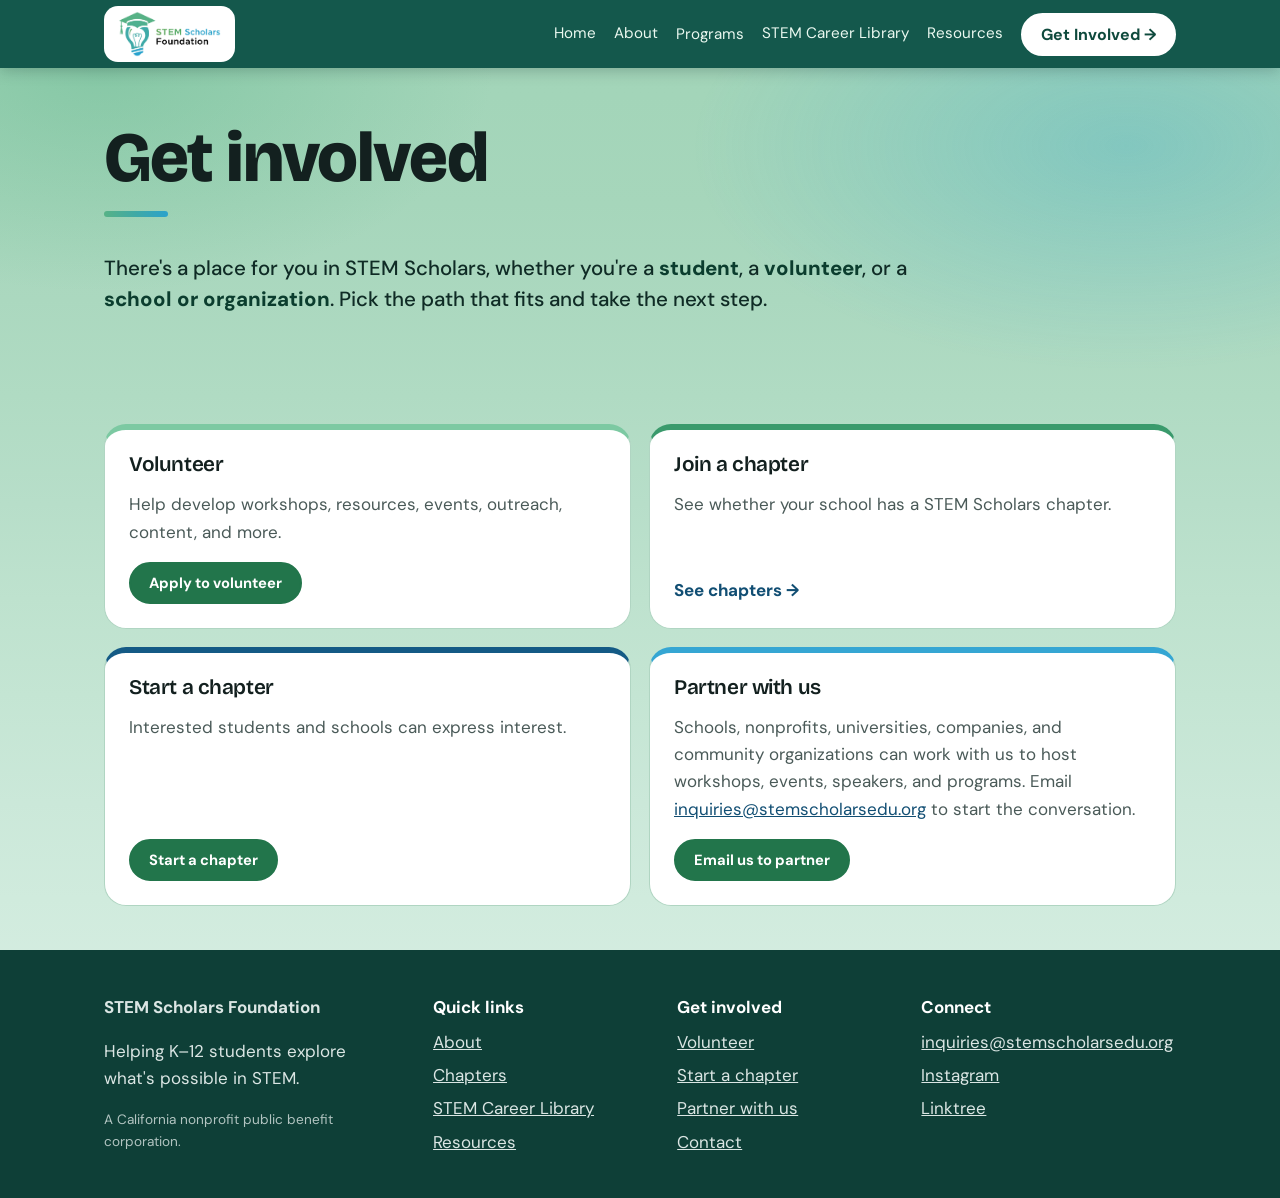
<file: get-involved.html>
<!DOCTYPE html>
<html lang="en">
<head>
<meta charset="utf-8">
<meta name="viewport" content="width=device-width, initial-scale=1">
<title>Get Involved | STEM Scholars Foundation</title>
<meta name="description" content="STEM Scholars Foundation empowers K-12 students to explore STEM through career education, hands-on learning, mentorship, and accessible resources.">
<link rel="icon" href="assets/favicon-32.png" sizes="32x32" type="image/png">
<link rel="apple-touch-icon" href="assets/favicon-192.png">
<link rel="preconnect" href="https://fonts.googleapis.com">
<link rel="preconnect" href="https://fonts.gstatic.com" crossorigin>
<link href="https://fonts.googleapis.com/css2?family=Bricolage+Grotesque:opsz,wght@12..96,600;12..96,800&family=DM+Sans:wght@400;500;700&display=swap" rel="stylesheet">
<link rel="stylesheet" href="style.css">
</head>
<body>
<a class="skip" href="#main">Skip to content</a>
<header class="site-header">
<div class="wrap bar">

<a class="brand" href="index.html"><img src="assets/logo.png" alt="STEM Scholars Foundation" width="112" height="50"></a>
<button class="menu-btn" aria-expanded="false" aria-controls="nav">Menu</button>
<nav id="nav" aria-label="Main"><a href="index.html">Home</a><a href="about.html">About</a><div class="dd">
<a href="programs.html">Programs</a><div class="sub-menu">
<a href="programs.html">All programs</a><a href="chapters.html">Chapters</a></div>
</div>
<a href="career-library.html">STEM Career Library</a><a href="resources.html">Resources</a><a class="btn nav-cta" href="get-involved.html">Get Involved →</a></nav>
</div>

</header>
<main id="main">
<section class="hero">
<div class="wrap herogrid">
<div>
<h1>Get involved</h1>
<p class="lead">There's a place for you in STEM Scholars, whether you're a <strong>student</strong>, a <strong>volunteer</strong>, or a <strong>school or organization</strong>. Pick the path that fits and take the next step.</p>
<div class="actions">
</div>
</div>
</div>
</section>

<!-- ========== -->
<section class="section">
<div class="wrap">
<div class="grid g2">
<article class="card c-green">
<h3>Volunteer</h3>
<p>Help develop workshops, resources, events, outreach, content, and more.</p>
<a class="btn small" target="_blank" rel="noopener" href="https://docs.google.com/forms/d/e/1FAIpQLSeg_BW4Vi8Pg0bbMzozj_wWNSynP_j6gxq13JXTU4jaN562kQ/viewform?usp=header">Apply to volunteer</a></article>
<article class="card c-teal">
<h3>Join a chapter</h3>
<p>See whether your school has a STEM Scholars chapter.</p>
<a class="more" href="chapters.html">See chapters →</a></article>
<article class="card c-blue">
<h3>Start a chapter</h3>
<p>Interested students and schools can express interest.</p>
<a class="btn small" target="_blank" rel="noopener" href="https://docs.google.com/forms/d/e/1FAIpQLSewD_nWwg-WUZlRgtx7ZQcxYpNZ2UuyZC7qDXyQuGGJzG_dXg/viewform">Start a chapter</a></article>
<article id="partner" class="card c-green">
<h3>Partner with us</h3>
<p>Schools, nonprofits, universities, companies, and community organizations can work with us to host workshops, events, speakers, and programs. Email <a href='mailto:inquiries@stemscholarsedu.org'>inquiries@stemscholarsedu.org</a> to start the conversation.</p>
<a class="btn small" href="mailto:inquiries@stemscholarsedu.org?subject=Partnership%20inquiry">Email us to partner</a></article>
</div>
</div>
</section>

<!-- ========== -->

</main>
<footer class="site-footer">
<div class="wrap foot">

<div>
<strong>STEM Scholars Foundation</strong><p>Helping K–12 students explore what's possible in STEM.</p>
<p class="fine">A California nonprofit public benefit corporation.</p>
</div>

<div>
<h4>Quick links</h4><a href="about.html">About</a><a href="chapters.html">Chapters</a><a href="career-library.html">STEM Career Library</a><a href="resources.html">Resources</a></div>

<div>
<h4>Get involved</h4><a target="_blank" rel="noopener" href="https://docs.google.com/forms/d/e/1FAIpQLSeg_BW4Vi8Pg0bbMzozj_wWNSynP_j6gxq13JXTU4jaN562kQ/viewform?usp=header">Volunteer</a><a href="chapters.html#start">Start a chapter</a><a href="get-involved.html#partner">Partner with us</a><a href="contact.html">Contact</a></div>

<div>
<h4>Connect</h4><a href="mailto:inquiries@stemscholarsedu.org">inquiries@stemscholarsedu.org</a><a href="https://www.instagram.com/stem.scholars/" target="_blank" rel="noopener">Instagram</a><a href="https://linktr.ee/stem.scholars" target="_blank" rel="noopener">Linktree</a></div>

</div>

</footer>
<script src="script.js"></script>
</body>
</html>
</file>
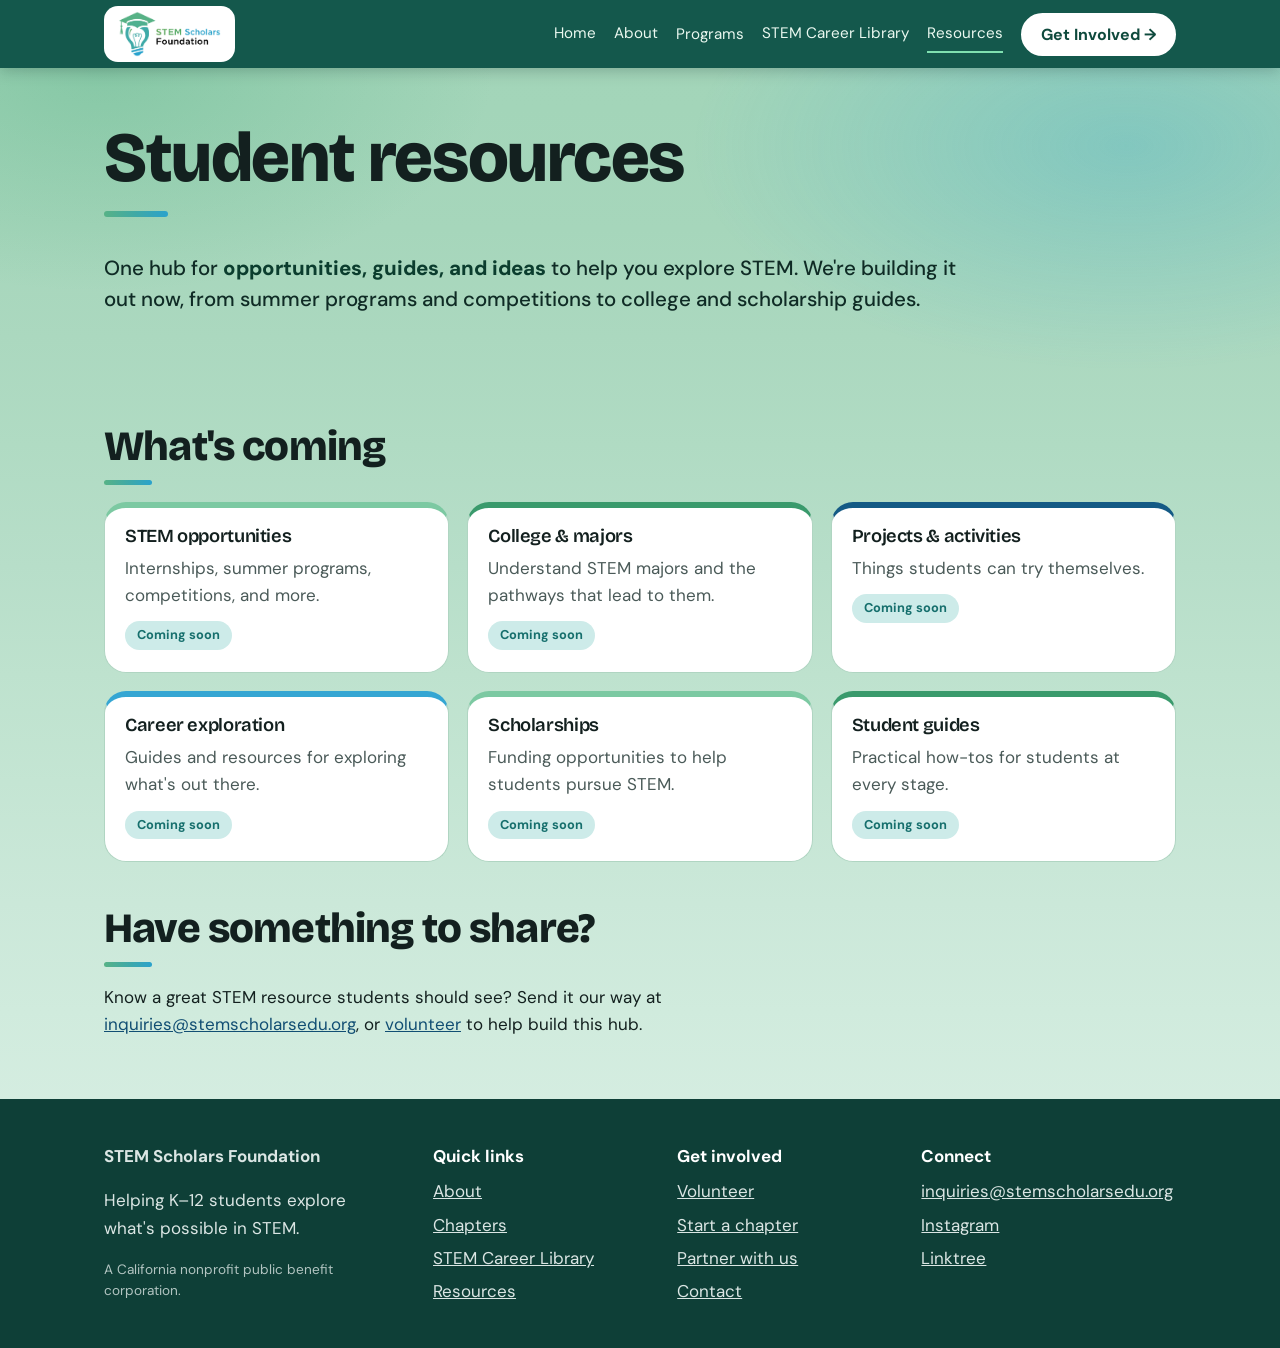
<file: resources.html>
<!DOCTYPE html>
<html lang="en">
<head>
<meta charset="utf-8">
<meta name="viewport" content="width=device-width, initial-scale=1">
<title>Resources | STEM Scholars Foundation</title>
<meta name="description" content="STEM Scholars Foundation empowers K-12 students to explore STEM through career education, hands-on learning, mentorship, and accessible resources.">
<link rel="icon" href="assets/favicon-32.png" sizes="32x32" type="image/png">
<link rel="apple-touch-icon" href="assets/favicon-192.png">
<link rel="preconnect" href="https://fonts.googleapis.com">
<link rel="preconnect" href="https://fonts.gstatic.com" crossorigin>
<link href="https://fonts.googleapis.com/css2?family=Bricolage+Grotesque:opsz,wght@12..96,600;12..96,800&family=DM+Sans:wght@400;500;700&display=swap" rel="stylesheet">
<link rel="stylesheet" href="style.css">
</head>
<body>
<a class="skip" href="#main">Skip to content</a>
<header class="site-header">
<div class="wrap bar">

<a class="brand" href="index.html"><img src="assets/logo.png" alt="STEM Scholars Foundation" width="112" height="50"></a>
<button class="menu-btn" aria-expanded="false" aria-controls="nav">Menu</button>
<nav id="nav" aria-label="Main"><a href="index.html">Home</a><a href="about.html">About</a><div class="dd">
<a href="programs.html">Programs</a><div class="sub-menu">
<a href="programs.html">All programs</a><a href="chapters.html">Chapters</a></div>
</div>
<a href="career-library.html">STEM Career Library</a><a href="resources.html" aria-current="page">Resources</a><a class="btn nav-cta" href="get-involved.html">Get Involved →</a></nav>
</div>

</header>
<main id="main">
<section class="hero">
<div class="wrap herogrid">
<div>
<h1>Student resources</h1>
<p class="lead">One hub for <strong>opportunities, guides, and ideas</strong> to help you explore STEM. We're building it out now, from summer programs and competitions to college and scholarship guides.</p>
<div class="actions">
</div>
</div>
</div>
</section>

<!-- ========== -->
<section class="section">
<div class="wrap">
<h2>What's coming</h2>
<div class="grid g3">
<article class="tile">
<div class="body">
<h3>STEM opportunities</h3>
<p>Internships, summer programs, competitions, and more.</p>
<span class="badge">Coming soon</span></div>
</article>
<article class="tile">
<div class="body">
<h3>College &amp; majors</h3>
<p>Understand STEM majors and the pathways that lead to them.</p>
<span class="badge">Coming soon</span></div>
</article>
<article class="tile">
<div class="body">
<h3>Projects &amp; activities</h3>
<p>Things students can try themselves.</p>
<span class="badge">Coming soon</span></div>
</article>
<article class="tile">
<div class="body">
<h3>Career exploration</h3>
<p>Guides and resources for exploring what's out there.</p>
<span class="badge">Coming soon</span></div>
</article>
<article class="tile">
<div class="body">
<h3>Scholarships</h3>
<p>Funding opportunities to help students pursue STEM.</p>
<span class="badge">Coming soon</span></div>
</article>
<article class="tile">
<div class="body">
<h3>Student guides</h3>
<p>Practical how-tos for students at every stage.</p>
<span class="badge">Coming soon</span></div>
</article>
</div>
</div>
</section>

<!-- ========== -->
<section class="section alt">
<div class="wrap">
<h2>Have something to share?</h2>
<p class="prose">Know a great STEM resource students should see? Send it our way at <a href="mailto:inquiries@stemscholarsedu.org">inquiries@stemscholarsedu.org</a>, or <a target="_blank" rel="noopener" href="https://docs.google.com/forms/d/e/1FAIpQLSeg_BW4Vi8Pg0bbMzozj_wWNSynP_j6gxq13JXTU4jaN562kQ/viewform?usp=header">volunteer</a> to help build this hub.</p>
</div>
</section>

<!-- ========== -->

</main>
<footer class="site-footer">
<div class="wrap foot">

<div>
<strong>STEM Scholars Foundation</strong><p>Helping K–12 students explore what's possible in STEM.</p>
<p class="fine">A California nonprofit public benefit corporation.</p>
</div>

<div>
<h4>Quick links</h4><a href="about.html">About</a><a href="chapters.html">Chapters</a><a href="career-library.html">STEM Career Library</a><a href="resources.html">Resources</a></div>

<div>
<h4>Get involved</h4><a target="_blank" rel="noopener" href="https://docs.google.com/forms/d/e/1FAIpQLSeg_BW4Vi8Pg0bbMzozj_wWNSynP_j6gxq13JXTU4jaN562kQ/viewform?usp=header">Volunteer</a><a href="chapters.html#start">Start a chapter</a><a href="get-involved.html#partner">Partner with us</a><a href="contact.html">Contact</a></div>

<div>
<h4>Connect</h4><a href="mailto:inquiries@stemscholarsedu.org">inquiries@stemscholarsedu.org</a><a href="https://www.instagram.com/stem.scholars/" target="_blank" rel="noopener">Instagram</a><a href="https://linktr.ee/stem.scholars" target="_blank" rel="noopener">Linktree</a></div>

</div>

</footer>
<script src="script.js"></script>
</body>
</html>
</file>
<file: style.css>
:root{--green:#278355;--green-b:#57b286;--green-l:#e8f5ee;--teal:#1b8583;--teal-b:#3fa9a6;--teal-l:#e3f4f3;--blue:#155d88;--blue-b:#2ba2cc;--blue-l:#e5f3fa;--ink:#13201f;--muted:#4a5a58;--line:#d0e0d3;--bg:#f1f7f2;--alt:rgba(255,255,255,.42)}
@media(prefers-color-scheme:dark){:root:not(.x){}}
*{box-sizing:border-box}html{scroll-behavior:smooth}
body{margin:0;font:17px/1.6 'DM Sans',system-ui,sans-serif;color:var(--ink);background:var(--bg) linear-gradient(180deg,#c6dfcc 0,#dbeadf 650px,#f3f8f4 1500px) no-repeat;min-height:100vh}html{background:#f3f8f4}
h1,h2,h3{font-family:'Bricolage Grotesque','DM Sans',sans-serif;line-height:1.1;margin:0 0 .5em;letter-spacing:-.02em}
h1{font-size:clamp(2.4rem,6vw,4.4rem);font-weight:800;max-width:15ch}
h2{font-size:clamp(1.8rem,3.6vw,2.6rem);font-weight:800}h3{font-size:1.3rem;font-weight:600}
a{color:var(--blue)}.wrap{max-width:1120px;margin:0 auto;padding:0 24px}
.skip{position:absolute;left:-999px}.skip:focus{left:8px;top:8px;background:#fff;padding:8px;z-index:9}
:focus-visible{outline:3px solid var(--blue);outline-offset:2px}
.site-header{position:sticky;top:0;background:rgba(198,223,204,.92);backdrop-filter:blur(8px);border-bottom:1px solid var(--line);z-index:5}
.bar{display:flex;align-items:center;justify-content:space-between;gap:16px;min-height:68px}
.brand img{height:50px;width:auto;display:block}.brand{display:flex;align-items:center;gap:10px;text-decoration:none;color:var(--ink);font-family:'Bricolage Grotesque',sans-serif;font-weight:800;line-height:1.05}
.brand small{display:block;font:500 .72rem 'DM Sans',sans-serif;color:var(--muted)}
nav{display:flex;align-items:center;gap:18px;font-size:.95rem}
nav a:not(.btn){color:var(--ink);text-decoration:none;padding:6px 0;border-bottom:2px solid transparent}
nav a[aria-current]{border-color:var(--green-b)}nav a:not(.btn):hover{border-color:var(--teal-b)}
.menu-btn{display:none;font:inherit;background:none;border:1px solid var(--line);border-radius:10px;padding:8px 14px}
.btn{display:inline-block;background:var(--green);color:#fff;text-decoration:none;font-weight:700;padding:13px 24px;border-radius:999px;border:2px solid var(--green);cursor:pointer;font:700 1rem 'DM Sans',sans-serif}
.btn:hover{background:#1d6a42;border-color:#1d6a42}.btn.ghost{background:#fff;color:var(--green)}.btn.ghost:hover{background:var(--green-l)}
.btn.small{padding:9px 18px;font-size:.92rem}.nav-cta{padding:9px 18px}
.hero{padding:88px 0 72px}
.herogrid{display:flex;align-items:center;justify-content:space-between;gap:40px}.hero-art{height:320px;width:auto}.lead{font-size:1.25rem;max-width:56ch;color:var(--muted)}.actions{display:flex;gap:14px;flex-wrap:wrap;margin-top:28px}
.section{padding:72px 0}.alt{background:var(--alt)}.sub{color:var(--muted);max-width:60ch}
.grid{display:grid;gap:20px}.g2{grid-template-columns:repeat(2,1fr)}.g3{grid-template-columns:repeat(3,1fr)}.g4{grid-template-columns:repeat(4,1fr)}
.card{background:#fff;border:1px solid var(--line);border-radius:22px;padding:28px;border-top:6px solid var(--green-b);display:flex;flex-direction:column;align-items:flex-start;gap:4px}
.card p{margin:0 0 12px;color:var(--muted)}.card .more,.card .btn{margin-top:auto}
.c-teal{border-top-color:var(--teal-b)}.c-blue{border-top-color:var(--blue-b)}
.more{font-weight:700;text-decoration:none}.more:hover{text-decoration:underline}
.prose{max-width:66ch}.soon{background:var(--teal-l);border-radius:18px;padding:22px 26px;max-width:70ch}
.chips{list-style:none;margin:0;padding:0;display:flex;flex-wrap:wrap;gap:12px}
.chips li{background:var(--green-l);border-radius:999px;padding:10px 20px;font-weight:500}.chips.big li{background:#fff;border:1px solid var(--line);font-size:1.1rem;padding:16px 24px;border-radius:18px}
.form{display:grid;gap:18px;max-width:600px}.form label{display:grid;gap:6px;font-weight:700}
.form input,.form select,.form textarea{font:inherit;padding:12px 14px;border:1.5px solid #b9c7c5;border-radius:12px;background:#fff}
.site-footer{background:var(--ink);color:#dbe6e4;padding:56px 0 40px}.site-footer a{color:#dbe6e4;display:block;margin:6px 0}
.site-footer h4{margin:0 0 8px;color:#fff}.foot{display:grid;grid-template-columns:1.4fr 1fr 1fr 1.2fr;gap:32px}.fine{font-size:.85rem;opacity:.8}
@media(max-width:900px){.g4{grid-template-columns:repeat(2,1fr)}.g3{grid-template-columns:1fr}.foot{grid-template-columns:1fr 1fr}
.menu-btn{display:block}nav{display:none;position:absolute;left:0;right:0;top:68px;background:#dbeadf;flex-direction:column;align-items:flex-start;padding:16px 24px 24px;border-bottom:1px solid var(--line)}nav.open{display:flex}}
@media(max-width:800px){.hero-art{display:none}}
@media(max-width:600px){.brand img{height:42px}.g2,.g4,.foot{grid-template-columns:1fr}.hero{padding:56px 0 48px}.section{padding:52px 0}}
@media(prefers-reduced-motion:reduce){html{scroll-behavior:auto}}

.tabs{display:flex;flex-wrap:wrap;gap:8px;padding:18px 24px;max-width:1120px;margin:0 auto}
.tabs a{padding:8px 18px;border-radius:999px;background:#fff;border:1px solid var(--line);text-decoration:none;color:var(--ink);font-weight:500}
.tabs a:hover{border-color:var(--teal-b)}.tabs a[aria-current]{background:var(--green);color:#fff;border-color:var(--green)}
.feature{display:grid;grid-template-columns:1.05fr 1fr;gap:56px;align-items:center;scroll-margin-top:90px}.feature.flip .media{order:2}
.feature .chips{margin:14px 0 0}.media.two{display:grid;gap:16px}
.photo{position:relative;aspect-ratio:16/10;border-radius:22px;overflow:hidden;display:grid;place-items:center;color:#fff;text-align:center;padding:12px;
background:linear-gradient(135deg,var(--green-b),var(--teal-b) 55%,var(--blue-b));font:800 1.3rem 'Bricolage Grotesque',sans-serif}
.photo img{position:absolute;inset:0;width:100%;height:100%;object-fit:cover}
.photo.sm{aspect-ratio:4/3;border-radius:0}.photo.sm span{font-size:3.6rem}
.photo.g1{background:linear-gradient(135deg,var(--teal-b),var(--blue-b))}.photo.g2{background:linear-gradient(135deg,var(--blue-b),var(--green-b))}
.card .photo{width:100%;margin-bottom:12px}
.tile{background:#fff;border:1px solid var(--line);border-radius:22px;overflow:hidden;display:flex;flex-direction:column;transition:transform .2s,box-shadow .2s}
.tile:hover{transform:translateY(-4px);box-shadow:0 14px 30px rgba(19,32,31,.10)}
.tile .body{padding:22px 24px 26px}.tile h3{font-size:1.15rem}.tile p{margin:0;color:var(--muted)}.ico{font-size:2rem;margin-bottom:8px}
.badge{display:inline-block;background:var(--teal-l);color:var(--teal);font-weight:700;font-size:.8rem;padding:4px 12px;border-radius:999px;margin-top:12px}
.quote{font:600 clamp(1.3rem,2.4vw,1.9rem)/1.4 'Bricolage Grotesque',sans-serif;border-left:6px solid var(--green-b);padding-left:26px;max-width:32em;margin:0}
.gform{width:100%;height:1250px;border:1px solid var(--line);border-radius:22px;background:#fff;margin-top:18px}
.dd{position:relative}.sub-menu{display:none;position:absolute;top:calc(100% - 4px);left:-12px;background:#fff;border:1px solid var(--line);border-radius:14px;padding:8px;min-width:170px;box-shadow:0 12px 28px rgba(19,32,31,.12)}
.dd:hover .sub-menu,.dd:focus-within .sub-menu{display:block}.sub-menu a{display:block;padding:8px 12px!important;border:0!important}
@media(max-width:900px){.feature{grid-template-columns:1fr;gap:28px}.feature.flip .media{order:0}.sub-menu{display:block;position:static;border:0;box-shadow:none;padding:0 0 0 14px;background:none}}

.tile{border-top:6px solid #a3cdae}
.card.p0,.tile.p0{border-top-color:#a3cdae}.card.p1,.tile.p1{border-top-color:#2e9463}
.card.p2,.tile.p2{border-top-color:#1e4d7b}.card.p3,.tile.p3{border-top-color:#74c3e8}

/* ===== Fresh mint palette (from the logo) ===== */
:root{--alt:rgba(255,255,255,.55);--line:#c6e2d4}
body{background:#f7fcf9 linear-gradient(180deg,#d1eee0 0,#e4f5ec 620px,#f7fcf9 1400px) no-repeat}
html{background:#f7fcf9}
.site-header{background:rgba(209,238,224,.9)}
.hero{background:radial-gradient(620px 320px at 88% 25%,rgba(43,162,204,.22),transparent 70%),radial-gradient(560px 320px at 8% 0%,rgba(87,178,134,.32),transparent 70%)}
.card.p0,.tile.p0{border-top-color:#a6dcc0}.card.p1,.tile.p1{border-top-color:#57b286}
.card.p2,.tile.p2{border-top-color:#1a6f9f}.card.p3,.tile.p3{border-top-color:#5ec0e6}
.site-footer{background:#0f2a2b}
@media(max-width:900px){nav{background:#e4f5ec}}

/* ===== A notch darker ===== */
:root{--green:#22754b;--teal:#166f6d;--blue:#114e73;--green-l:#cfe9da;--teal-l:#cdebe9;--blue-l:#d0e8f4;--alt:rgba(255,255,255,.5);--line:#b0d5c2}
body{background:#ecf7f1 linear-gradient(180deg,#b8e1cc 0,#d1ecdf 620px,#ecf7f1 1400px) no-repeat}
html{background:#ecf7f1}
.site-header{background:rgba(184,225,204,.92)}
.hero{background:radial-gradient(620px 320px at 88% 25%,rgba(43,162,204,.28),transparent 70%),radial-gradient(560px 320px at 8% 0%,rgba(87,178,134,.38),transparent 70%)}
.btn:hover{background:#185a3a;border-color:#185a3a}
.card.p0,.tile.p0{border-top-color:#7cc9a2}.card.p1,.tile.p1{border-top-color:#3a9a6c}
.card.p2,.tile.p2{border-top-color:#145a85}.card.p3,.tile.p3{border-top-color:#35a6d3}
.site-footer{background:#0b2223}
@media(max-width:900px){nav{background:#d1ecdf}}

/* ===== Smooth background + dark header ===== */
body{background:#ecf7f1 linear-gradient(180deg,#b8e1cc 0,#c3e6d4 300px,#d1ecdf 650px,#dcf0e6 950px,#e6f4ed 1200px,#ecf7f1 1500px) no-repeat}
.alt{background:linear-gradient(180deg,rgba(255,255,255,0),rgba(255,255,255,.5) 14%,rgba(255,255,255,.5) 86%,rgba(255,255,255,0))}
.site-header{background:#14584c;border-bottom:0;box-shadow:0 2px 14px rgba(11,34,35,.25);backdrop-filter:none}
.brand img{height:56px;background:#fff;padding:5px 14px;border-radius:14px}
nav a:not(.btn){color:#eaf8f0}nav a[aria-current]{border-color:#7fe0b0}nav a:not(.btn):hover{border-color:#5ec0e6}
.nav-cta{background:#fff;color:#0f4a3d;border-color:#fff}.nav-cta:hover{background:#d8f3e6;border-color:#d8f3e6;color:#0f4a3d}
.sub-menu a{color:var(--ink)!important}.sub-menu a:hover{background:var(--green-l)}
.menu-btn{color:#fff;border-color:rgba(255,255,255,.55)}
.site-footer{background:#0e3f37}
@media(max-width:900px){nav{background:#14584c}.brand img{height:46px;padding:4px 10px}.sub-menu a{color:#eaf8f0!important}.sub-menu a:hover{background:rgba(255,255,255,.12)}}

/* ===== About page type ===== */
.hero h1:has(.line2){max-width:none}.line2{display:block;color:var(--green)}
.quote{font-size:clamp(1.1rem,1.9vw,1.5rem);line-height:1.45}
.prose.lg{font-size:1.15rem;line-height:1.75;max-width:62ch}

/* ===== Smoother, darker background; tighter spacing; richer hero ===== */
body{background:#d9efe4 linear-gradient(180deg,#a2d4b8 0%,#a3d5b9 8%,#a6d6bb 17%,#abd8bf 25%,#b0dbc3 33%,#b7dec9 42%,#bee2ce 50%,#c4e5d3 58%,#cbe8d9 67%,#d0ebdd 75%,#d5ede1 83%,#d8eee3 92%,#d9efe4 100%) no-repeat}
html{background:#d9efe4}
.alt{background:none}
.section{padding:44px 0}.section~.section{padding-top:0}
.hero{padding:52px 0 36px}
.site-footer{padding:44px 0 32px}
.grid{gap:18px}.card{padding:24px}.tile .body{padding:18px 20px 22px}.feature{gap:40px}
h2{margin-bottom:.4em}
.lead{font-size:1.28rem;font-weight:500;color:#0f2b25;max-width:62ch;line-height:1.55;margin:18px 0 0}
.lead strong{font-weight:800;color:#0b3d2e}
.hero h1::after,.section h2::after{content:"";display:block;width:64px;height:6px;border-radius:6px;margin-top:14px;background:linear-gradient(90deg,#57b286,#3fa9a6,#2ba2cc)}
.section h2::after{width:48px;height:5px;margin-top:10px}
.card{transition:transform .2s,box-shadow .2s}.card:hover{transform:translateY(-3px);box-shadow:0 12px 26px rgba(19,32,31,.10)}
@media(max-width:600px){.section{padding:32px 0}.hero{padding:36px 0 26px}}
</file>
